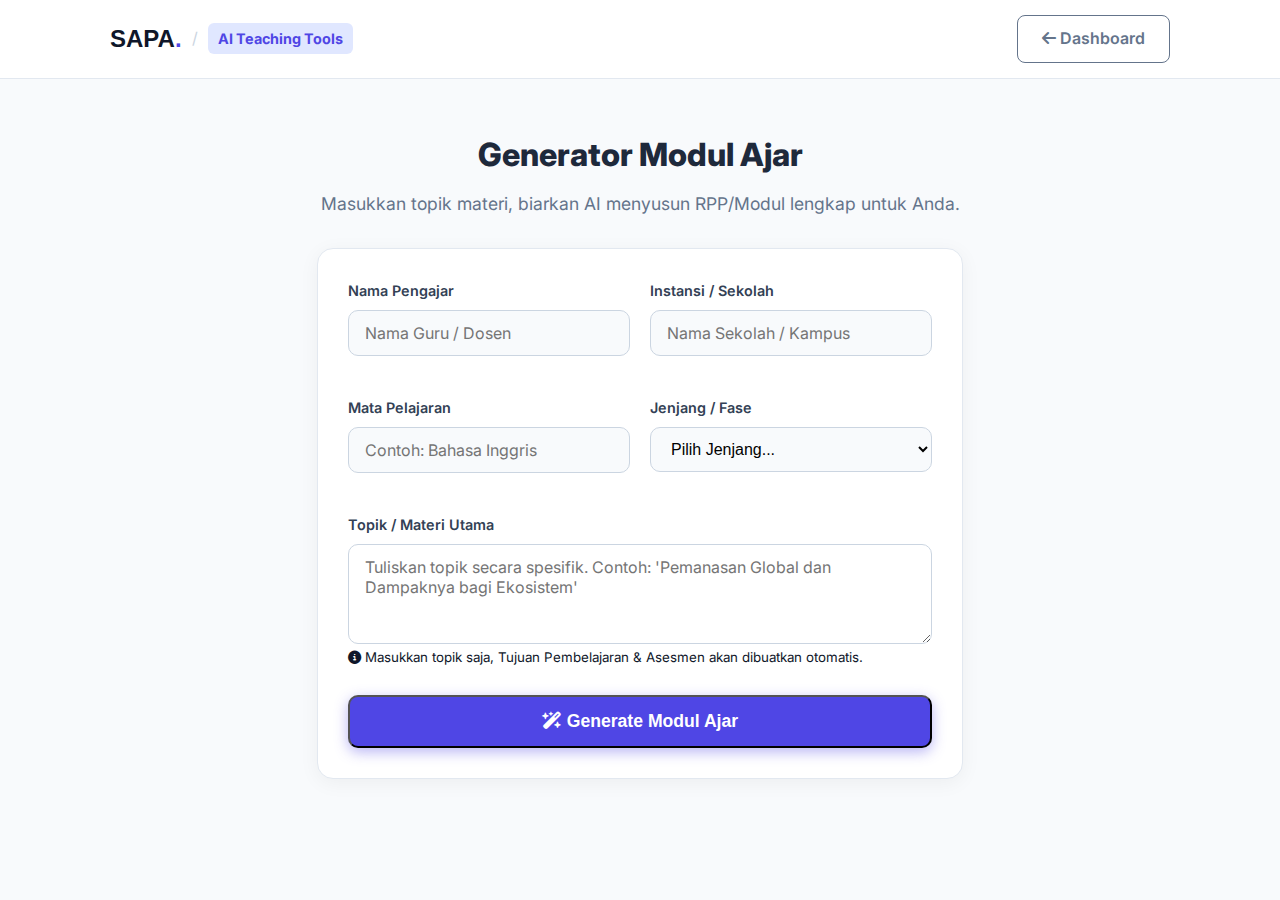
<file: modul-cerdas.html>
<!DOCTYPE html>
<html lang="id">
<head>
    <meta charset="UTF-8">
    <meta name="viewport" content="width=device-width, initial-scale=1.0">
    <title>Modul Ajar Otomatis | SAPA</title>
    <link href="https://fonts.googleapis.com/css2?family=Inter:wght@400;500;600;700&display=swap" rel="stylesheet">
    <link rel="stylesheet" href="https://cdnjs.cloudflare.com/ajax/libs/font-awesome/6.5.1/css/all.min.css">
    
    <link rel="stylesheet" href="css/style.css">
    <link rel="stylesheet" href="css/dashboard.css">
    <link rel="stylesheet" href="css/modul-cerdas.css">
</head>
<body>

    <nav class="dash-nav">
        <div class="container nav-flex">
            <div class="brand">
                <a href="dashboard.html" class="logo">SAPA<span class="dot">.</span></a>
                <span class="divider">/</span>
                <span class="username-display">AI Teaching Tools</span>
            </div>
            <div class="actions">
                <a href="dashboard.html" class="btn btn-outline btn-sm"><i class="fa-solid fa-arrow-left"></i> Dashboard</a>
            </div>
        </div>
    </nav>

    <div class="container main-content-single">
        
        <div class="header-section text-center">
            <h1>Generator Modul Ajar</h1>
            <p>Masukkan topik materi, biarkan AI menyusun RPP/Modul lengkap untuk Anda.</p>
        </div>

        <div class="card input-container">
            <div class="panel-body">
                <form id="modulForm">
                    <div class="form-grid-2">
                        <div class="form-group">
                            <label>Nama Pengajar</label>
                            <input type="text" id="guruName" placeholder="Nama Guru / Dosen">
                        </div>
                        <div class="form-group">
                            <label>Instansi / Sekolah</label>
                            <input type="text" id="schoolName" placeholder="Nama Sekolah / Kampus">
                        </div>
                    </div>

                    <div class="form-grid-2">
                        <div class="form-group">
                            <label>Mata Pelajaran</label>
                            <input type="text" id="mapel" placeholder="Contoh: Bahasa Inggris">
                        </div>
                        <div class="form-group">
                            <label>Jenjang / Fase</label>
                            <select id="faseKelas">
                                <option value="" disabled selected>Pilih Jenjang...</option>
                                <option value="Fase A (Kelas 1-2 SD)">Fase A (Kelas 1-2 SD)</option>
                                <option value="Fase B (Kelas 3-4 SD)">Fase B (Kelas 3-4 SD)</option>
                                <option value="Fase C (Kelas 5-6 SD)">Fase C (Kelas 5-6 SD)</option>
                                <option value="Fase D (Kelas 7-9 SMP)">Fase D (Kelas 7-9 SMP)</option>
                                <option value="Fase E (Kelas 10 SMA)">Fase E (Kelas 10 SMA)</option>
                                <option value="Fase F (Kelas 11-12 SMA)">Fase F (Kelas 11-12 SMA)</option>
                                <option value="Mahasiswa (Universitas)">Mahasiswa (Universitas)</option>
                            </select>
                        </div>
                    </div>

                    <div class="form-group">
                        <label>Topik / Materi Utama</label>
                        <textarea id="topikMateri" rows="3" placeholder="Tuliskan topik secara spesifik. Contoh: 'Pemanasan Global dan Dampaknya bagi Ekosistem'"></textarea>
                        <small class="text-muted"><i class="fa-solid fa-circle-info"></i> Masukkan topik saja, Tujuan Pembelajaran & Asesmen akan dibuatkan otomatis.</small>
                    </div>

                    <div class="form-action text-center mt-3">
                        <button type="button" id="btnGenerate" class="btn btn-primary btn-lg w-100">
                            <i class="fa-solid fa-wand-magic-sparkles"></i> Generate Modul Ajar
                        </button>
                    </div>
                </form>
            </div>
        </div>

        <div id="loadingSection" class="loading-container hidden">
            <div class="loader-content">
                <i class="fa-solid fa-spinner fa-spin fa-3x text-primary"></i>
                <h3>Sedang Meracik Modul...</h3>
                <p>AI sedang menyusun tujuan pembelajaran, kegiatan inti, dan asesmen.</p>
            </div>
        </div>

        <div id="resultSection" class="result-container hidden">
            <div class="result-header">
                <h3><i class="fa-solid fa-file-lines"></i> Hasil Modul Ajar</h3>
                <div class="result-actions">
                    <button id="btnDownload" class="btn btn-primary btn-sm"><i class="fa-solid fa-file-word"></i> Download Word</button>
                </div>
            </div>

            <div class="paper-preview-wrapper">
                <div id="paperContent" class="a4-paper-vertical">
                    <div id="aiContentArea"></div>
                    
                    <div class="modul-footer">
                        Dibuat otomatis oleh SAPA AI (sapain.my.id)
                    </div>
                </div>
            </div>
        </div>

    </div>

    <div id="alert-box" class="alert hidden"></div>

    <script type="module" src="js/modul-cerdas.js"></script>

</body>
</html>
</file>
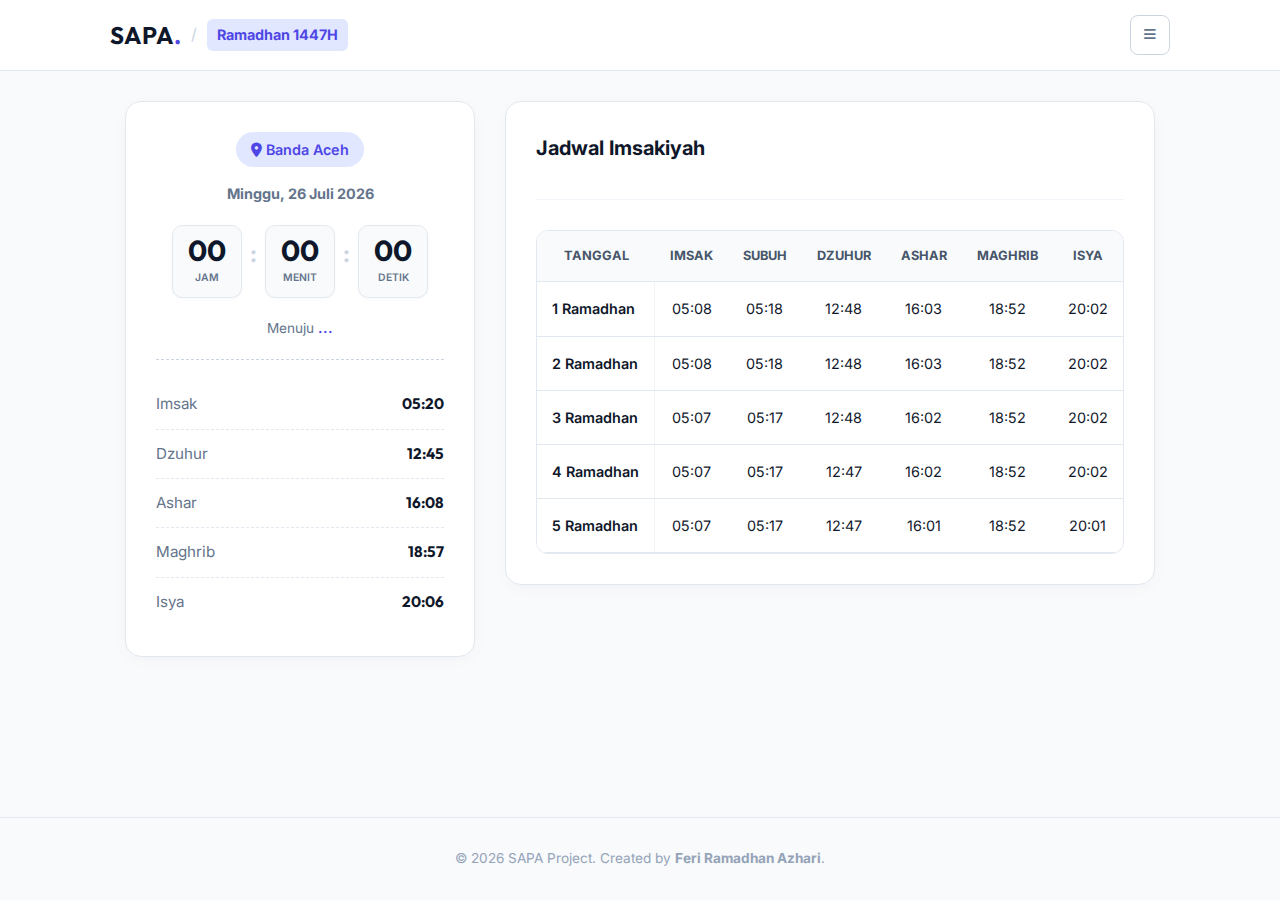
<file: tes.html>
<!DOCTYPE html>
<html lang="id">
<head>
    <meta charset="UTF-8">
    <meta name="viewport" content="width=device-width, initial-scale=1.0">
    <title>Jadwal Imsakiyah - SAPA</title>
    
    <link href="https://fonts.googleapis.com/css2?family=Inter:wght@400;600&family=Outfit:wght@700&display=swap" rel="stylesheet">
    <link rel="stylesheet" href="https://cdnjs.cloudflare.com/ajax/libs/font-awesome/6.4.0/css/all.min.css">
    
    <link rel="stylesheet" href="css/style.css">
    <link rel="icon" href="assets/Icons/favicon.png" type="image/png" sizes="96x96">
    <link rel="stylesheet" href="css/dashboard.css">

    <style>
        /* 1. BADGE & TEXT */
        .location-badge {
            background: #e0e7ff; color: #4f46e5;
            padding: 6px 15px; border-radius: 50px;
            font-size: 0.9rem; font-weight: 600; display: inline-block;
        }

        /* 2. KOTAK COUNTDOWN (3 KOTAK TERPISAH) */
        .countdown-split {
            display: flex;
            justify-content: center;
            align-items: center;
            gap: 8px; /* Jarak antar kotak */
            margin: 20px 0;
        }

        .time-part {
            background: #f8fafc;
            border: 1px solid #e2e8f0;
            border-radius: 10px;
            padding: 10px 0;
            width: 70px; /* Lebar fix di desktop */
            display: flex;
            flex-direction: column;
            align-items: center;
            box-shadow: 0 2px 4px rgba(0,0,0,0.02);
        }

        .time-part span {
            font-family: 'Outfit', sans-serif;
            font-size: 1.8rem;
            font-weight: 700;
            color: #0f172a;
            line-height: 1;
        }

        .time-part small {
            font-size: 0.65rem;
            text-transform: uppercase;
            color: #64748b;
            margin-top: 5px;
            font-weight: 600;
        }

        .seperator {
            font-size: 1.5rem;
            font-weight: 700;
            color: #cbd5e1;
            margin-bottom: 15px; /* Biar sejajar sama angka */
        }

        /* 3. LIST JADWAL (SIDEBAR) */
        .today-list { list-style: none; margin-top: 20px; text-align: left; padding: 0; }
        .today-list li { 
            display: flex; justify-content: space-between; 
            padding: 12px 0; border-bottom: 1px dashed #e2e8f0; 
            color: #64748b; font-size: 0.95rem; 
        }
        .today-list li:last-child { border-bottom: none; }
        .today-list li .time-val { font-family: 'Outfit', sans-serif; font-weight: 700; color: #0f172a; }
        
        /* Highlight Aktif */
        .today-list li.active .time-val { 
            color: #4f46e5; background: #e0e7ff; 
            padding: 4px 10px; border-radius: 6px; 
        }

        /* 4. TABEL (KANAN) */
        .table-responsive {
            width: 100%;
            overflow-x: auto; /* Wajib scroll samping */
            -webkit-overflow-scrolling: touch;
            border-radius: 12px;
            border: 1px solid #e2e8f0;
            margin-top: 20px;
        }

        .table-imsak { width: 100%; border-collapse: collapse; font-size: 0.9rem; white-space: nowrap; }
        .table-imsak th, .table-imsak td { padding: 15px; text-align: center; border-bottom: 1px solid #e2e8f0; }
        .table-imsak thead { background: #f8fafc; color: #475569; }
        .table-imsak th { font-weight: 700; font-size: 0.8rem; text-transform: uppercase; }
        
        /* Sticky Column Tanggal */
        .table-imsak td:first-child {
            position: sticky; left: 0; 
            background: white; z-index: 5; 
            border-right: 1px solid #f1f5f9; 
            text-align: left; font-weight: 600; color: #0f172a;
        }

        /* --- MOBILE TWEAK --- */
        @media (max-width: 768px) {
            /* Perkecil kotak jam dikit di HP */
            .time-part { width: 60px; padding: 8px 0; }
            .time-part span { font-size: 1.5rem; }
            .countdown-split { gap: 5px; }
            
            /* Padatkan tabel */
            .table-imsak th, .table-imsak td { padding: 10px 8px; font-size: 0.8rem; }
        }
    </style>
</head>
<body>

    <nav class="dash-nav">
        <div class="container nav-flex">
            <div class="brand">
                <a href="dashboard.html" class="logo">SAPA<span class="dot">.</span></a>
                <span class="divider">/</span>
                <span class="username-display">Ramadhan 1447H</span>
            </div>

            <div class="actions" style="position: relative;">
                <button id="hamburgerBtn" class="btn btn-outline btn-sm btn-icon-only" style="border: 1px solid #cbd5e1;">
                    <i class="fa-solid fa-bars"></i>
                </button>

                <div id="dropdownMenu" class="nav-dropdown hidden">
                    <div class="dropdown-header"><small>Menu Aplikasi</small></div>
                    <a href="dashboard.html" class="dropdown-item"><i class="fa-solid fa-link"></i> Link Manager</a>
                    <a href="imsakiyah.html" class="dropdown-item active"><i class="fa-solid fa-mosque" style="color: #10b981;"></i> Imsakiyah</a>
                    <a href="kartu-ucapan.html" class="dropdown-item"><i class="fa-solid fa-envelope-open-text" style="color: #f59e0b;"></i> Kartu Ucapan</a>
                    <div class="dropdown-divider"></div>
                    <a href="index.html" class="dropdown-item text-red"><i class="fa-solid fa-right-from-bracket"></i> Keluar</a>
                </div>
            </div>
        </div>
    </nav>

    <div class="container main-content">
        <div class="dash-grid">

            <aside class="profile-editor">
                <div class="card p-30 text-center">
                    <div class="location-badge">
                        <i class="fa-solid fa-location-dot"></i> <span id="locName">Banda Aceh</span>
                    </div>
                    
                    <h4 id="dateNow" style="margin: 15px 0; color: #64748b; font-size: 0.9rem;">-</h4>

                    <div class="countdown-split">
                        <div class="time-part">
                            <span id="timerH">00</span><small>Jam</small>
                        </div>
                        <div class="seperator">:</div>
                        <div class="time-part">
                            <span id="timerM">00</span><small>Menit</small>
                        </div>
                        <div class="seperator">:</div>
                        <div class="time-part">
                            <span id="timerS">00</span><small>Detik</small>
                        </div>
                    </div>
                    
                    <p style="font-size: 0.85rem; color: #64748b; margin-top: 10px;">
                        Menuju <span id="nextPrayerName" style="color: #4f46e5; font-weight: bold;">...</span>
                    </p>

                    <hr style="border:0; border-top:1px dashed #cbd5e1; margin: 20px 0;">

                    <ul class="today-list">
                        <li id="row-fajr"><span>Imsak</span> <span class="time-val" id="time-fajr">--:--</span></li>
                        <li id="row-dhuhr"><span>Dzuhur</span> <span class="time-val" id="time-dhuhr">--:--</span></li>
                        <li id="row-asr"><span>Ashar</span> <span class="time-val" id="time-asr">--:--</span></li>
                        <li id="row-maghrib"><span>Maghrib</span> <span class="time-val" id="time-maghrib">--:--</span></li>
                        <li id="row-isha"><span>Isya</span> <span class="time-val" id="time-isha">--:--</span></li>
                    </ul>
                </div>
            </aside>

            <main class="links-manager">
                <div class="card p-30">
                    <div class="section-header">
                        <h3>Jadwal Imsakiyah</h3>
                    </div>

                    <div class="table-responsive">
                        <table class="table-imsak">
                            <thead>
                                <tr>
                                    <th>Tanggal</th>
                                    <th>Imsak</th>
                                    <th>Subuh</th>
                                    <th>Dzuhur</th>
                                    <th>Ashar</th>
                                    <th>Maghrib</th>
                                    <th>Isya</th>
                                </tr>
                            </thead>
                            <tbody id="imsakTableBody">
                                <tr><td>1 Ramadhan</td><td>05:08</td><td>05:18</td><td>12:48</td><td>16:03</td><td>18:52</td><td>20:02</td></tr>
                                <tr><td>2 Ramadhan</td><td>05:08</td><td>05:18</td><td>12:48</td><td>16:03</td><td>18:52</td><td>20:02</td></tr>
                                <tr><td>3 Ramadhan</td><td>05:07</td><td>05:17</td><td>12:48</td><td>16:02</td><td>18:52</td><td>20:02</td></tr>
                                <tr><td>4 Ramadhan</td><td>05:07</td><td>05:17</td><td>12:47</td><td>16:02</td><td>18:52</td><td>20:02</td></tr>
                                <tr><td>5 Ramadhan</td><td>05:07</td><td>05:17</td><td>12:47</td><td>16:01</td><td>18:52</td><td>20:01</td></tr>
                            </tbody>
                        </table>
                    </div>
                </div>
            </main>

        </div>
    </div>

    <footer class="dash-footer">
        <div class="container text-center">
            <p>&copy; 2026 SAPA Project. Created by <strong>Feri Ramadhan Azhari</strong>.</p>
        </div>
    </footer>

    <script type="module">
        import { Adhan } from './js/adhan.js';

        // --- 1. CONFIG ---
        const MY_LAT = 5.5483; // Banda Aceh
        const MY_LNG = 95.3238; 
        const PRAYER_NAMES = { fajr: 'Subuh', dhuhr: 'Dzuhur', asr: 'Ashar', maghrib: 'Maghrib', isha: 'Isya' };

        // --- 2. DOM ELEMENTS ---
        const elH = document.getElementById('timerH');
        const elM = document.getElementById('timerM');
        const elS = document.getElementById('timerS');
        const elNextName = document.getElementById('nextPrayerName');
        const elDate = document.getElementById('dateNow');

        // --- 3. INIT APP ---
        function initApp() {
            const prayer = new Adhan();
            prayer.setMethod('MWL');
            
            // Hitung Jadwal Hari Ini
            const times = prayer.getTimes(new Date(), [MY_LAT, MY_LNG, 0], 7, 0, '24h');

            // Isi List Sidebar
            document.getElementById('time-fajr').innerText = times.fajr;
            document.getElementById('time-dhuhr').innerText = times.dhuhr;
            document.getElementById('time-asr').innerText = times.asr;
            document.getElementById('time-maghrib').innerText = times.maghrib;
            document.getElementById('time-isha').innerText = times.isha;
            
            // Tanggal
            const options = { weekday: 'long', day: 'numeric', month: 'long', year: 'numeric' };
            elDate.innerText = new Date().toLocaleDateString('id-ID', options);

            // Jalankan Timer
            startLiveTimer(times);
        }

        function startLiveTimer(times) {
            const parseTime = (strTime) => {
                const now = new Date();
                const [h, m] = strTime.split(':');
                const d = new Date(now);
                d.setHours(h, m, 0, 0);
                return d;
            };

            const prayerObj = {
                fajr: parseTime(times.fajr), dhuhr: parseTime(times.dhuhr),
                asr: parseTime(times.asr), maghrib: parseTime(times.maghrib), isha: parseTime(times.isha)
            };

            setInterval(() => {
                const now = new Date();
                let nextPrayerKey = null;
                let minDiff = Infinity;

                for (const [key, timeVal] of Object.entries(prayerObj)) {
                    const diff = timeVal - now;
                    if (diff > 0 && diff < minDiff) {
                        minDiff = diff;
                        nextPrayerKey = key;
                    }
                }

                if (!nextPrayerKey) {
                    elNextName.innerText = "Istirahat";
                    return;
                }

                // Update Countdown
                const h = Math.floor(minDiff / 3600000);
                const m = Math.floor((minDiff % 3600000) / 60000);
                const s = Math.floor((minDiff % 60000) / 1000);
                
                if(elH) elH.innerText = String(h).padStart(2,'0');
                if(elM) elM.innerText = String(m).padStart(2,'0');
                if(elS) elS.innerText = String(s).padStart(2,'0');
                
                elNextName.innerText = PRAYER_NAMES[nextPrayerKey];

                // Highlight List
                document.querySelectorAll('.today-list li').forEach(el => el.classList.remove('active'));
                const row = document.getElementById(`row-${nextPrayerKey}`);
                if(row) row.classList.add('active');

            }, 1000);
        }

        // Jalankan
        initApp();

        // --- HAMBURGER MENU LOGIC ---
        const hbBtn = document.getElementById('hamburgerBtn');
        const menu = document.getElementById('dropdownMenu');
        if(hbBtn && menu) {
            hbBtn.addEventListener('click', (e) => { 
                e.stopPropagation(); 
                menu.classList.toggle('hidden'); 
            });
            window.addEventListener('click', (e) => { 
                if(!menu.contains(e.target) && !hbBtn.contains(e.target)) {
                    menu.classList.add('hidden'); 
                }
            });
        }
    </script>
</body>
</html>
</file>
<file: css/modul-cerdas.css>
/* --- GLOBAL --- */
body { background-color: #f8fafc; }

/* Wrapper Utama (Single Column) */
.main-content-single {
    max-width: 900px; /* Batasi lebar biar gak terlalu melebar */
    margin: 0 auto;
    padding-bottom: 80px;
    padding-top: 20px;
}

/* Header Teks */
.header-section { margin-bottom: 30px; }
.header-section h1 { color: #1e293b; font-weight: 800; margin-bottom: 10px; }
.header-section p { color: #64748b; font-size: 1.1rem; }

/* --- INPUT FORM --- */
.input-container {
    background: white;
    border-radius: 16px;
    box-shadow: 0 4px 20px rgba(0,0,0,0.05);
    padding: 30px;
    margin-bottom: 30px;
    border: 1px solid #e2e8f0;
}

.form-grid-2 {
    display: grid;
    grid-template-columns: 1fr 1fr;
    gap: 20px;
    margin-bottom: 15px;
}

.form-group label {
    display: block;
    margin-bottom: 8px;
    font-weight: 600;
    color: #334155;
    font-size: 0.9rem;
}

input[type="text"], select, textarea {
    width: 100%;
    padding: 12px 16px;
    border: 1px solid #cbd5e1;
    border-radius: 10px;
    font-size: 1rem;
    transition: all 0.2s;
    background-color: #f8fafc;
}
input:focus, select:focus, textarea:focus {
    background-color: #fff;
    border-color: #4f46e5;
    box-shadow: 0 0 0 4px rgba(79, 70, 229, 0.1);
    outline: none;
}

.btn-lg {
    padding: 14px 24px;
    font-size: 1.1rem;
    border-radius: 10px;
    font-weight: 600;
}

/* --- LOADING ANIMATION --- */
.loading-container {
    text-align: center;
    padding: 40px;
    background: white;
    border-radius: 16px;
    margin-bottom: 30px;
    box-shadow: 0 4px 15px rgba(0,0,0,0.05);
}
.loader-content h3 { margin-top: 20px; color: #1e293b; }
.loader-content p { color: #64748b; }

/* --- RESULT SECTION --- */
.result-container {
    animation: slideUp 0.5s ease;
}

.result-header {
    display: flex;
    justify-content: space-between;
    align-items: center;
    margin-bottom: 20px;
    padding: 0 10px;
}
.result-header h3 { color: #1e293b; font-size: 1.3rem; }

/* WRAPPER KERTAS */
.paper-preview-wrapper {
    background: #cbd5e1;
    padding: 40px;
    border-radius: 12px;
    display: flex;
    justify-content: center;
    overflow-x: auto;
}

/* KERTAS A4 FISIK */
.a4-paper-vertical {
    width: 210mm;
    min-height: 297mm;
    background: white;
    padding: 25mm;
    box-shadow: 0 10px 30px rgba(0,0,0,0.2);
    font-family: 'Times New Roman', Times, serif;
    color: #0f172a;
    line-height: 1.6;
    font-size: 12pt;
    position: relative;
    /* Mencegah overflow */
    word-wrap: break-word;
}

/* Typography Hasil AI */
.a4-paper-vertical h1 { font-size: 18pt; text-align: center; font-weight: bold; margin-bottom: 20px; font-family: Arial, sans-serif; }
.a4-paper-vertical h2 { font-size: 14pt; border-bottom: 1px solid #000; padding-bottom: 5px; margin-top: 25px; margin-bottom: 10px; font-weight: bold; font-family: Arial, sans-serif; }
.a4-paper-vertical h3 { font-size: 12pt; font-weight: bold; margin-top: 15px; margin-bottom: 5px; }
.a4-paper-vertical p { margin-bottom: 10px; text-align: justify; }
.a4-paper-vertical ul, .a4-paper-vertical ol { padding-left: 20px; margin-bottom: 10px; }
.a4-paper-vertical li { margin-bottom: 5px; }

.modul-footer {
    margin-top: 50px;
    text-align: center;
    font-size: 9pt;
    color: #94a3b8;
    border-top: 1px solid #eee;
    padding-top: 10px;
    font-family: sans-serif;
}

/* Utility */
.hidden { display: none !important; }
.text-center { text-align: center; }
.w-100 { width: 100%; }
.mt-3 { margin-top: 15px; }

/* Animation */
@keyframes slideUp {
    from { opacity: 0; transform: translateY(20px); }
    to { opacity: 1; transform: translateY(0); }
}

/* Responsive */
@media (max-width: 768px) {
    .form-grid-2 { grid-template-columns: 1fr; }
    .main-content-single { padding: 15px; }
    .input-container { padding: 20px; }
    .paper-preview-wrapper { padding: 15px; }
    .a4-paper-vertical {
        width: 100%;
        min-height: auto;
        padding: 20px;
    }
}
</file>
<file: css/style.css>
/* --- RESET & VARIABLES --- */
:root {
    --primary: #4f46e5;
    --primary-hover: #4338ca;
    --dark: #0f172a;
    --light: #f8fafc;
    --gray: #64748b;
    --white: #ffffff;   
    --font-heading: 'Outfit', sans-serif;
    --font-body: 'Inter', sans-serif;
}

* {
    margin: 0;
    padding: 0;
    box-sizing: border-box;
}

body {
    font-family: var(--font-body);
    background-color: var(--light);
    color: var(--dark);
    line-height: 1.6;
}

a {
    text-decoration: none;
    color: inherit;
    display: inline-block;
}

ul { list-style: none; }

/* --- UTILITIES --- */
.container {
    max-width: 1100px;
    margin: 0 auto;
    padding: 0 20px;
}

.text-center { text-align: center; }

/* --- BUTTONS --- */
.btn {
    display: inline-block;
    padding: 10px 24px;
    border-radius: 8px;
    font-weight: 600;
    transition: all 0.3s ease;
    cursor: pointer;
}

.btn-primary {
    background-color: var(--primary);
    color: var(--white);
    box-shadow: 0 4px 14px rgba(79, 70, 229, 0.4);
}

.btn-primary:hover {
    background-color: var(--primary-hover);
    transform: translateY(-2px);
}

.btn-outline {
    background-color: transparent;
    border: 1px solid var(--gray);
    color: var(--gray);
}

.btn-outline:hover {
    border-color: var(--dark);
    color: var(--dark);
}

.btn-text {
    font-weight: 600;
    color: var(--gray);
    margin-right: 20px;
}

.btn-text:hover { color: var(--primary); }

.btn-lg {
    padding: 14px 32px;
    font-size: 1.1rem;
}

/* --- NAVBAR --- */
.navbar {
    padding: 20px 0;
    background-color: transparent;
}

.navbar .container {
    display: flex;
    justify-content: space-between;
    align-items: center;
}

.logo {
    font-family: var(--font-heading);
    font-size: 1.5rem;
    font-weight: 700;
    color: var(--dark);
}

.logo .dot { color: var(--primary); }

/* --- HERO SECTION --- */
.hero {
    padding: 80px 0 50px;
    text-align: center;
}

.badge {
    background-color: #e0e7ff;
    color: var(--primary);
    padding: 6px 12px;
    border-radius: 50px;
    font-size: 0.85rem;
    font-weight: 600;
    margin-bottom: 20px;
    display: inline-block;
}

.hero h1 {
    font-family: var(--font-heading);
    font-size: 3.5rem;
    line-height: 1.2;
    margin-bottom: 20px;
    background: linear-gradient(to right, var(--dark), var(--primary));
    background-clip: text;     
    -webkit-background-clip: text;   
    -webkit-text-fill-color: transparent;
    color: transparent; 
}

.hero p {
    color: var(--gray);
    font-size: 1.1rem;
    max-width: 600px;
    margin: 0 auto 40px;
}

.cta-group {
    margin-bottom: 60px;
    display: flex;
    gap: 15px;
    justify-content: center;
}

/* --- MOCKUP CSS ART SECTION --- */
.hero-image {
    display: flex;
    justify-content: center;
}

.mockup-card {
    width: 280px;
    height: 400px;
    background: var(--white);
    border: 1px solid #e2e8f0;
    border-radius: 20px;
    box-shadow: 0 20px 40px -10px rgba(0,0,0,0.1);
    overflow: hidden;
    position: relative;
    animation: float 6s ease-in-out infinite;
}

@keyframes float {
    0% { transform: translateY(0px); }
    50% { transform: translateY(-20px); }
    100% { transform: translateY(0px); }
}

.mockup-header {
    background: #f1f5f9;
    padding: 15px;
    display: flex;
    gap: 6px;
}

.circle { width: 10px;
    height: 10px;
    border-radius: 50%;
    background: #e2e8f0;
}

.red { background: #ef4444; }
.yellow { background: #f59e0b; }
.green { background: #10b981; }

.mockup-body {
    padding: 30px 20px;
    display: flex;
    flex-direction: column;
    align-items: center;
    gap: 15px;
}

.avatar-placeholder {
    width: 80px;
    height: 80px;
    background: #e2e8f0;
    border-radius: 50%;
}

.line {
    height: 10px;
    background: #f1f5f9;
    border-radius: 5px;
}
.w-30 { width: 30%; }
.w-50 { width: 50%; }
.w-80 { width: 80%; }
.btn-placeholder {
    width: 100%;
    height: 40px;
    background: var(--primary);
    opacity: 0.1;
    border-radius: 8px;
}

/* --- FEATURES --- */
.features {
    padding: 80px 0;
    background-color: var(--white);
}

.section-title {
    text-align: center;
    margin-bottom: 50px;
}

.section-title h2 {
    font-family: var(--font-heading);
    font-size: 2rem;
    margin-bottom: 10px;
}

.grid-3 {
    display: grid;
    grid-template-columns: repeat(auto-fit, minmax(300px, 1fr));
    gap: 30px;
}

.card {
    padding: 30px;
    border: 1px solid #f1f5f9;
    border-radius: 12px;
    background: var(--white);
    transition: transform 0.3s;
}

.card:hover {
    transform: translateY(-5px);
    box-shadow: 0 10px 30px rgba(0,0,0,0.05);
}

.icon-box {
    width: 50px;
    height: 50px;
    background-color: #e0e7ff;
    color: var(--primary);
    display: flex;
    align-items: center;
    justify-content: center;
    border-radius: 10px;
    font-size: 1.2rem;
    margin-bottom: 20px;
}

/* --- FOOTER --- */
footer {
    padding: 40px 0;
    text-align: center;
    color: var(--gray);
    font-size: 0.9rem;
    border-top: 1px solid #e2e8f0;
}

/* --- RESPONSIVE --- */
@media (max-width: 768px) {
    .hero h1 { font-size: 2.5rem; }
    .cta-group { flex-direction: column; gap: 15px; }
    .hero .btn {
        width: 100%;
        text-align: center;
    }
    .navbar .container { padding: 0 20px; }
    .nav-links {
        display: flex;
        align-items: center;
        gap: 15px;
    }

    .navbar .btn { 
        width: auto; 
        padding: 8px 16px; 
        font-size: 0.9rem;
    }

    .btn-text {
        margin-right: 0; 
        font-size: 0.9rem;
    }
}

.skeleton {
    background: #f1f5f9;
    background: linear-gradient(90deg, #f1f5f9 0%, #e2e8f0 50%, #f1f5f9 100%); 
    background-size: 200% 100%;
    animation: shimmer 1.2s infinite linear;
    border-radius: 8px;
    color: transparent !important;
}

@keyframes shimmer {
    0% { background-position: 200% 0; }
    100% { background-position: -200% 0; }
}

/* --- CUSTOM SCROLLBAR --- */
::-webkit-scrollbar { width: 8px; }
::-webkit-scrollbar-track { background: #f1f5f9; }
::-webkit-scrollbar-thumb { background: #cbd5e1; border-radius: 10px; }
::-webkit-scrollbar-thumb:hover { background: #94a3b8; }

@keyframes slideUpFade {
    from {
        opacity: 0;
        transform: translateY(20px);
    }
    to {
        opacity: 1;
        transform: translateY(0);
    }
}

.animate-enter {
    opacity: 0;
    animation: slideUpFade 0.5s cubic-bezier(0.2, 0.8, 0.2, 1) forwards;
}
</file>
<file: css/dashboard.css>
/* --- DASHBOARD RESET & VARIABLES --- */
:root {
    --card-bg: #ffffff;
    --border-color: #e2e8f0;
    --primary: #4f46e5;
    --dark: #0f172a;
    --gray: #64748b;
}

/* FIX UTAMA: Mencegah scroll ke samping di HP */
html, body {
    overflow-x: hidden;
    width: 100%;
    position: relative;
    background-color: #f8fafc;
    min-height: 100vh;
    display: flex;
    flex-direction: column;
    font-family: 'Inter', sans-serif;
}

/* --- NAVBAR --- */
.dash-nav {
    background: white;
    border-bottom: 1px solid var(--border-color);
    padding: 15px 0;
    margin-bottom: 30px;
    position: sticky;
    top: 0;
    z-index: 100;
}

.nav-flex {
    display: flex;
    justify-content: space-between;
    align-items: center;
}

.brand {
    display: flex;
    align-items: center;
}

.username-display { 
    font-weight: 700; 
    color: var(--primary); 
    background: #e0e7ff;
    padding: 4px 10px;
    border-radius: 6px;
    font-size: 0.9rem;
}

.divider { margin: 0 10px; color: #cbd5e1; }

.btn-icon-only {
    width: 40px; height: 40px; padding: 0;
    display: flex; align-items: center; justify-content: center;
    border-radius: 8px;
}

/* --- LAYOUT UTAMA --- */
.main-content {
    flex: 1;
    padding-bottom: 40px;
}

.dash-grid {
    display: grid;
    grid-template-columns: 350px 1fr;
    gap: 30px;
    align-items: start;
}

/* --- CARD --- */
.card {
    background: var(--card-bg);
    border-radius: 16px;
    box-shadow: 0 4px 20px -5px rgba(0,0,0,0.05);
    border: 1px solid var(--border-color);
    overflow: hidden;
}

.p-30 { padding: 30px; }
h3 { margin-bottom: 20px; color: var(--dark); font-size: 1.25rem; }

/* --- FORM & INPUT --- */
.form-group { margin-bottom: 25px; display: block; }

.form-group label {
    display: block; margin-bottom: 8px;
    font-weight: 600; color: #475569; font-size: 0.9rem;
}

.form-group input, .form-group textarea {
    width: 100%; padding: 12px 16px;
    border: 1px solid #cbd5e1; border-radius: 10px;
    font-size: 1rem; font-family: inherit; background-color: #fff;
    display: block;
    box-sizing: border-box; 
}

.form-group textarea { resize: vertical; min-height: 100px; }

.form-group input:focus, .form-group textarea:focus {
    border-color: var(--primary);
    outline: 4px solid rgba(79, 70, 229, 0.1);
}

/* --- GRID TEMA (KOTAK RAPI - ANTI PEYOT) --- */
.theme-grid {
    display: grid;
    grid-template-columns: repeat(4, 1fr);
    gap: 20px 10px;
    margin-bottom: 30px; 
    width: 100%;
}

.theme-box {
    display: flex;
    flex-direction: column;
    align-items: center;
    cursor: pointer;
    position: relative;
    width: 100%;
}

.theme-icon {
    width: 50px;
    height: 50px;
    border-radius: 12px;
    display: flex;
    align-items: center;
    justify-content: center;
    font-size: 1.2rem;
    color: white;
    border: 2px solid transparent;
    box-shadow: 0 2px 4px rgba(0,0,0,0.1);
    transition: all 0.2s cubic-bezier(0.4, 0, 0.2, 1);
    flex-shrink: 0; 
}

.theme-name {
    margin-top: 8px;
    font-size: 0.7rem;
    color: #64748b;
    font-weight: 600;
    text-align: center;
    white-space: nowrap;
}

.theme-box:hover .theme-icon {
    transform: translateY(-3px);
    box-shadow: 0 5px 10px rgba(0,0,0,0.1);
}

.theme-box.active .theme-icon {
    border-color: var(--primary);
    box-shadow: 0 0 0 3px rgba(79, 70, 229, 0.2);
    transform: scale(1.05);
}

.theme-box.active .theme-name { color: var(--primary); font-weight: 700; }

.bg-white { background: #ffffff; border: 1px solid #cbd5e1; color: #cbd5e1; }
.bg-grey { background: #f1f5f9; color: #94a3b8; border: 1px solid #cbd5e1; }
.bg-midnight { background: #0f172a; color: #f8fafc; }
.bg-royal { background: linear-gradient(135deg, #4f46e5, #818cf8); }
.bg-cyber { background: linear-gradient(135deg, #10b981, #34d399); }
.bg-love { background: linear-gradient(135deg, #f43f5e, #fb7185); }
/* Update style tombol tema baru */
.bg-gold { 
    background: linear-gradient(135deg, #FFD700, #B8860B); 
    color: #fff; text-shadow: 0 1px 2px rgba(0,0,0,0.3);
}
.bg-ocean { 
    background: linear-gradient(135deg, #0ea5e9, #22d3ee); 
}
.bg-sunset { 
    background: linear-gradient(135deg, #8b5cf6, #f97316); 
}

.theme-box.locked-feature { opacity: 1; }
.theme-box.locked-feature .theme-icon { filter: grayscale(0.6); }
.theme-box.locked-feature .theme-icon::after {
    content: '\f023'; 
    font-family: "Font Awesome 6 Free";
    font-weight: 900;
    position: absolute;
    top: 50%; left: 50%;
    transform: translate(-50%, -50%);
    font-size: 1.2rem;
    color: rgba(0, 0, 0, 0.5);
    text-shadow: 0 1px 1px rgba(255, 255, 255, 0.5);
}

/* --- MANUAL COLOR PICKER --- */
.color-picker-wrapper {
    background: #f8fafc; padding: 10px;
    border-radius: 8px; border: 1px solid #e2e8f0;
    display: flex; align-items: center; justify-content: space-between;
    margin-top: 10px;
}
.picker-row { display: flex; align-items: center; gap: 10px; }
.small-label { font-size: 0.8rem; color: var(--gray); }
input[type="color"] {
    width: 30px; height: 30px; padding: 0; border: none;
    border-radius: 50%; overflow: hidden; cursor: pointer;
}

/* --- AVATAR UPLOAD --- */
.avatar-upload {
    position: relative; width: 110px; height: 110px; margin: 0 auto 25px;
}
.avatar-preview {
    width: 100%; height: 100%; border-radius: 50%;
    background-size: cover; background-position: center;
    border: 4px solid white; box-shadow: 0 0 0 2px var(--border-color);
}
.btn-icon {
    position: absolute; bottom: 0; right: 0;
    width: 36px; height: 36px;
    background: var(--primary); color: white;
    border-radius: 50%;
    display: flex; align-items: center; justify-content: center;
    cursor: pointer; border: 3px solid white;
    box-shadow: 0 2px 5px rgba(0,0,0,0.2);
}

/* --- LINK MANAGER --- */
.section-header {
    display: flex; justify-content: space-between; align-items: center;
    margin-bottom: 30px; padding-bottom: 15px; border-bottom: 1px solid #f1f5f9;
}
.link-item {
    background: #fff; border: 1px solid var(--border-color);
    padding: 15px; border-radius: 12px; margin-bottom: 12px;
    display: flex; align-items: center; gap: 15px;
    cursor: grab; transition: transform 0.2s, box-shadow 0.2s;
}
.link-item:hover { border-color: var(--primary); transform: translateY(-3px); }
.link-item:active { cursor: grabbing; }
.link-info { flex: 1; overflow: hidden; min-width: 0; }
.link-info strong { display: block; font-size: 0.95rem; }
.link-info a { 
    font-size: 0.85rem; color: var(--gray); display: block; 
    white-space: nowrap; overflow: hidden; text-overflow: ellipsis; 
}
.link-stats {
    background: #e0e7ff; color: var(--primary);
    padding: 4px 10px; border-radius: 20px; font-size: 0.8rem; font-weight: 700;
    display: flex; align-items: center; gap: 5px;
}
.drag-handle { color: #cbd5e1; cursor: grab; padding: 5px; }
.hidden { display: none !important; }

/* --- FOOTER & MISC --- */
.preview-section-bottom { margin-top: 30px; text-align: center; }
.divider-line { border: 0; border-top: 1px dashed #cbd5e1; margin-bottom: 20px; }
.btn-block { display: block; width: 100%; padding: 12px; } 
.dash-footer {
    text-align: center; padding: 30px 0;
    color: #94a3b8; font-size: 0.85rem; margin-top: auto;
}

/* --- TOAST & MODAL --- */
.toast-container { position: fixed; top: 20px; right: 10px; z-index: 10000; }
.toast {
    background: white; padding: 12px 15px; border-radius: 12px;
    box-shadow: 0 10px 30px rgba(0,0,0,0.1); margin-bottom: 10px;
    display: flex; align-items: center; gap: 15px;
    animation: slideInRight 0.3s ease; border-left: 5px solid #64748b;
}

/* 👇 INI YANG KEMARIN HILANG: ANIMASI MASUK & KELUAR 👇 */
@keyframes slideInRight { from { transform: translateX(120%); } to { transform: translateX(0); } }

.toast.hide {
    animation: slideOutRight 0.3s ease forwards;
}
@keyframes slideOutRight { from { transform: translateX(0); } to { transform: translateX(120%); } }

/* Warna Toast */
.toast.success { border-left-color: #10b981; } .toast.success i { color: #10b981; }
.toast.error { border-left-color: #ef4444; } .toast.error i { color: #ef4444; }
.toast.warning { border-left-color: #f59e0b; } .toast.warning i { color: #f59e0b; }

.modal {
    position: fixed; top: 0; left: 0; width: 100%; height: 100%;
    background: rgba(15, 23, 42, 0.6); backdrop-filter: blur(4px);
    display: flex; justify-content: center; align-items: center; z-index: 999;
}
.modal-content { background: white; padding: 30px; border-radius: 20px; width: 90%; max-width: 400px; }
.close-modal { float: right; font-size: 1.5rem; cursor: pointer; }

/* --- BUTTON UPGRADE --- */
.upgrade-banner {
    background: linear-gradient(135deg, #6366f1 0%, #a855f7 100%);
    border-radius: 16px; padding: 20px 25px; margin-bottom: 30px;
    color: white; display: flex; justify-content: space-between; align-items: center;
    position: relative; overflow: hidden;
}
.upgrade-banner::before {
    content: ''; position: absolute; top: -50%; left: -10%; width: 200px; height: 200px;
    background: rgba(255, 255, 255, 0.1); border-radius: 50%; pointer-events: none;
}
.banner-content { display: flex; align-items: center; gap: 15px; z-index: 1; }
.banner-icon {
    font-size: 1.5rem; background: rgba(255, 255, 255, 0.2);
    width: 45px; height: 45px; display: flex; align-items: center; justify-content: center;
    border-radius: 10px;
}
.btn-upgrade {
    background: white; color: #7c3aed; padding: 10px 20px;
    border-radius: 50px; font-weight: 700; text-decoration: none; font-size: 0.9rem;
    white-space: nowrap; z-index: 1;
}

/* --- TOMBOL TRAKTIR --- */
.btn-coffee {
    display: inline-flex; align-items: center; justify-content: center; gap: 10px;
    background: linear-gradient(45deg, #F59E0B, #D97706); color: white !important;
    padding: 12px 28px; border-radius: 50px; font-weight: 700;
    box-shadow: 0 4px 15px rgba(245, 158, 11, 0.3); text-decoration: none;
}
.btn-coffee:hover { transform: translateY(-3px); }
.btn-coffee i { animation: wiggle 2s infinite ease-in-out; }
@keyframes wiggle { 0%, 100% { transform: rotate(0deg); } 25% { transform: rotate(-10deg); } 75% { transform: rotate(10deg); } }

/* --- PRO FEATURES SECTION --- */
.pro-features-section {
    background: #f8fafc; padding: 15px; border-radius: 12px;
    margin-bottom: 20px; border: 1px dashed #cbd5e1;
}
.input-group { display: flex; align-items: center; }
.input-group .input-icon {
    background: #eee; padding: 10px 15px; border-radius: 8px 0 0 8px;
    border: 1px solid #ccc; border-right: none; color: #666;
}
.input-group input { border-radius: 0 8px 8px 0 !important; }
.bg-upload-wrapper { display: flex; align-items: center; gap: 10px; }
.bg-preview-box {
    width: 60px; height: 60px; border-radius: 8px; background-color: #eee;
    background-size: cover; background-position: center;
    display: flex; align-items: center; justify-content: center;
    font-size: 0.6rem; color: #999; text-align: center; border: 1px solid #ddd;
}


/* --- MOBILE FIX V3 (JANGAN HAPUS!) --- */
@media (max-width: 768px) {
    .dash-grid { display: flex !important; flex-direction: column !important; width: 100%; gap: 30px !important; }
    .main-content { padding: 0 15px; }
    .profile-editor, .links-manager { width: 100% !important; max-width: 100%; display: block; }
    .card { width: 100%; box-sizing: border-box; overflow: hidden; }
    .p-30 { padding: 20px 15px !important; }
    .form-group input, .form-group textarea, .input-prefix { width: 100% !important; max-width: 100%; box-sizing: border-box; }
    .dash-nav .container { padding-left: 15px; padding-right: 15px; width: 100%; max-width: 100%; }
    .nav-flex { flex-direction: row; justify-content: space-between; width: 100%; }
    .brand { flex: 1; overflow: hidden; }
    .username-display { max-width: 140px; overflow: hidden; text-overflow: ellipsis; white-space: nowrap; font-size: 0.85rem; }
    .upgrade-banner { flex-direction: column; text-align: center; gap: 15px; padding: 20px; }
    .btn-upgrade { width: 100%; text-align: center; display: block; }
    .link-item { display: flex; flex-wrap: nowrap; align-items: center; width: 100%; padding: 12px 10px !important; gap: 10px !important; box-sizing: border-box; }
    .link-info { flex: 1; width: 0; min-width: 0; }
    .link-info strong { font-size: 0.9rem; }
    .link-info a { font-size: 0.8rem; color: var(--gray); white-space: normal; word-break: break-all; display: block; width: 100%; line-height: 1.3; }
    .drag-handle, .link-actions { flex-shrink: 0; }
    .theme-grid { gap: 15px 10px; }
    .theme-icon { width: 45px; height: 45px; font-size: 1rem; }
}
</file>
